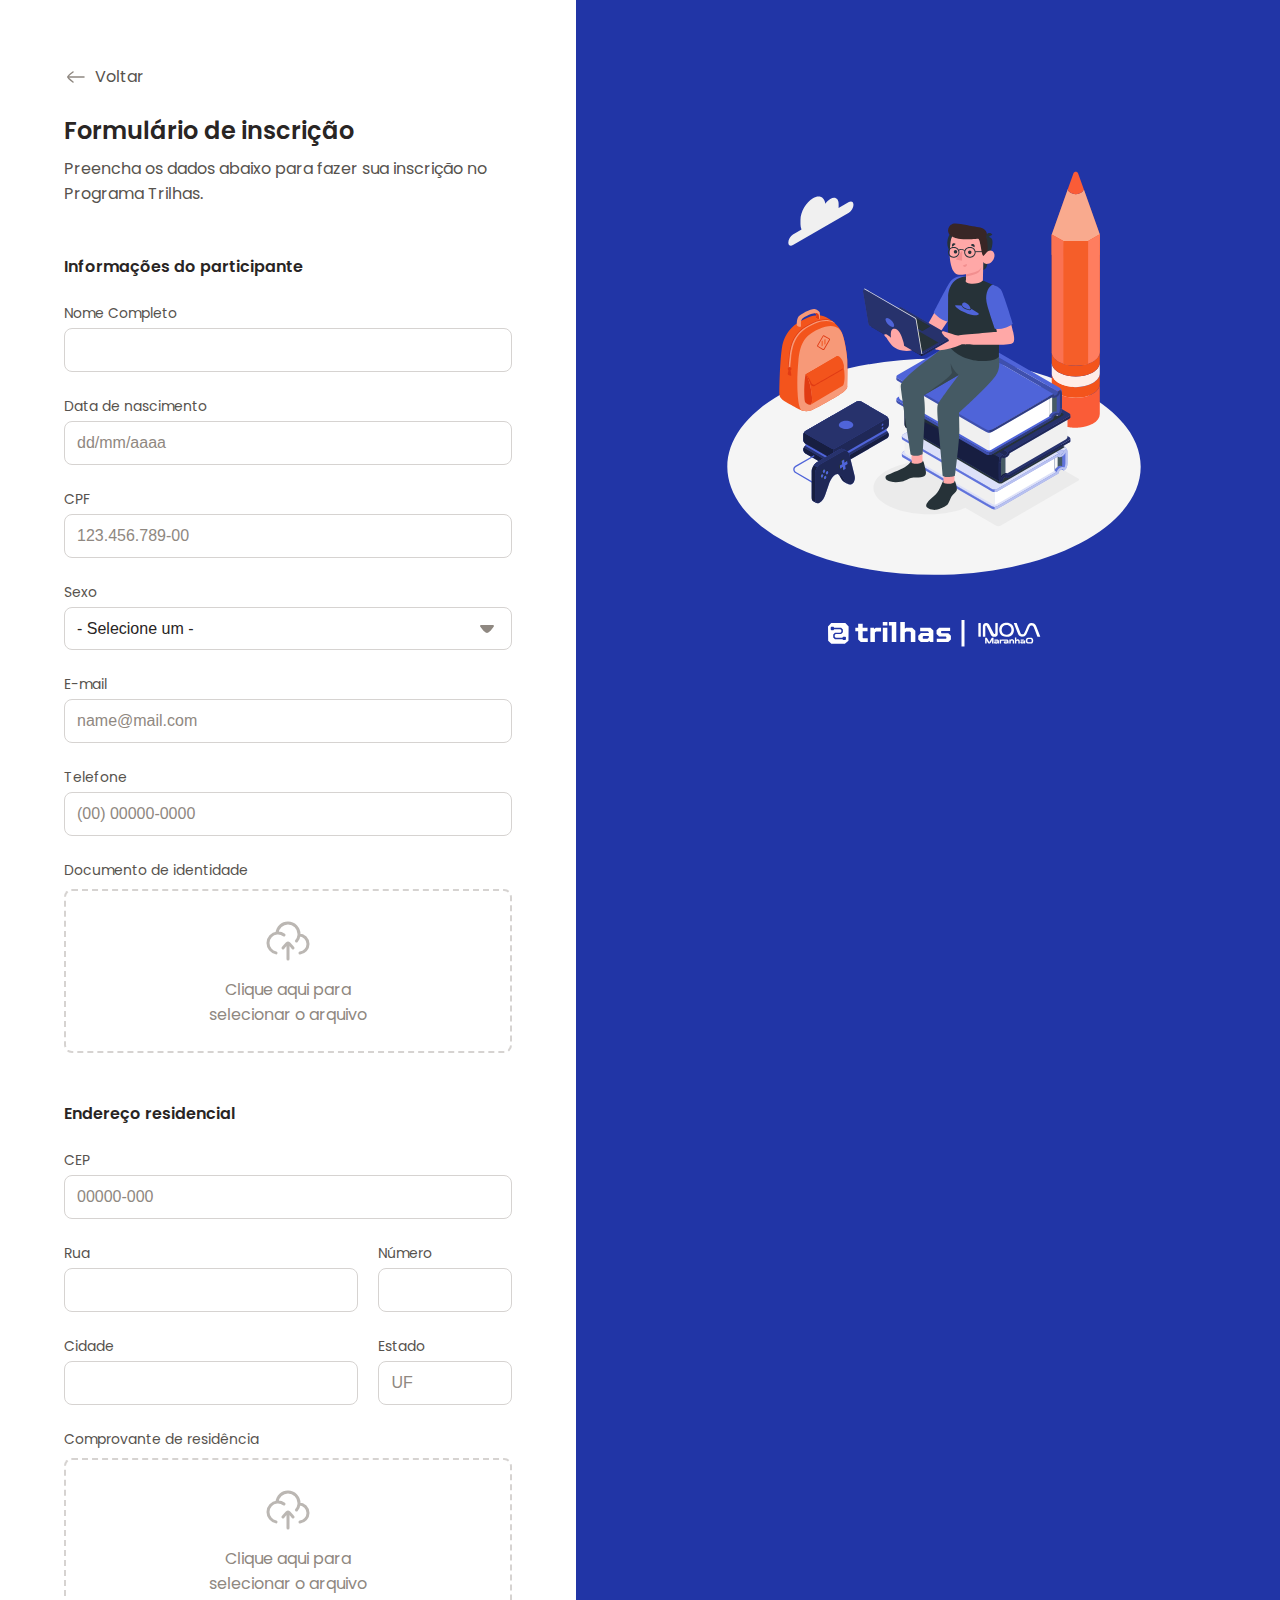
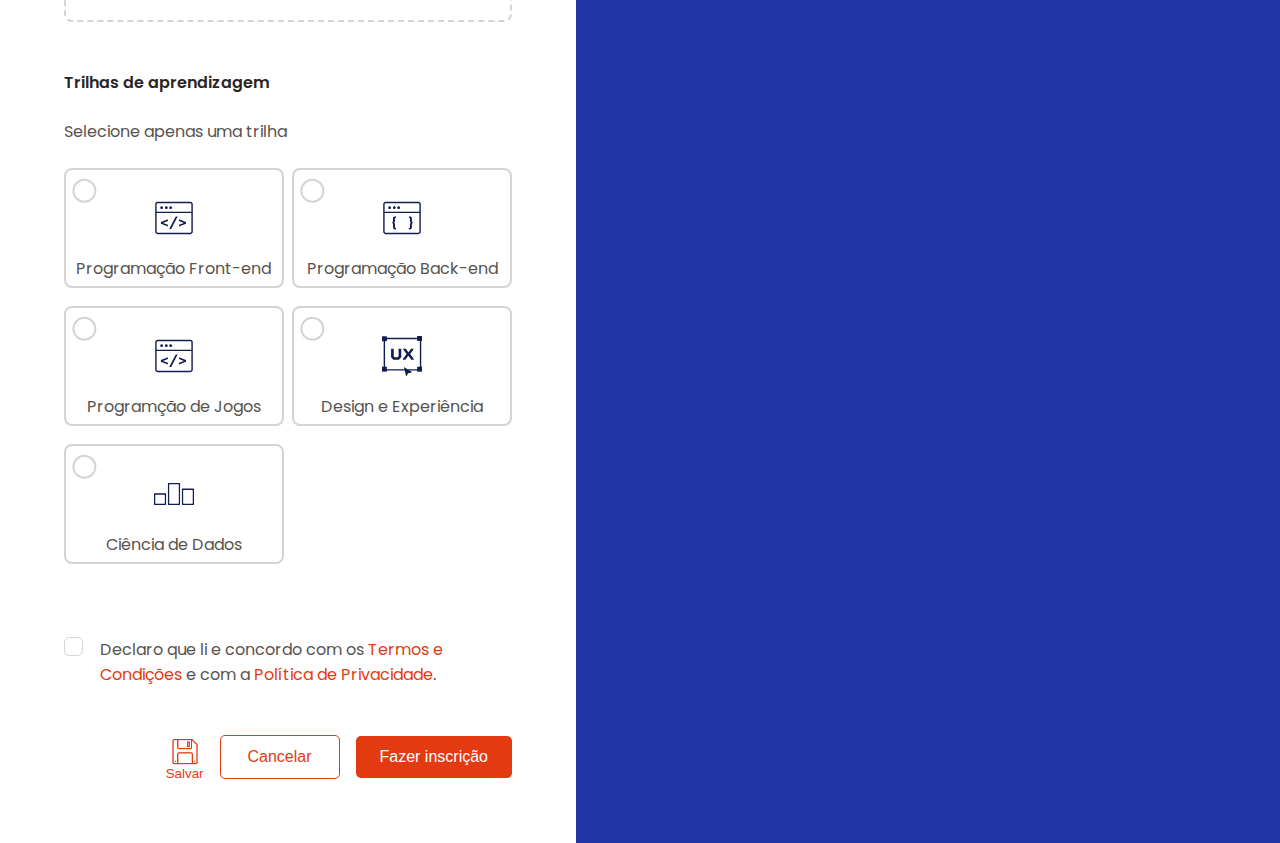
<file: index.html>
<!DOCTYPE html>
<html lang="pt-br">

<head>
  <meta charset="UTF-8">
  <meta http-equiv="X-UA-Compatible" content="IE=edge">
  <meta name="viewport" content="width=device-width, initial-scale=1.0">
  <title>Inscrição Trilhas</title> 
  <link rel="stylesheet" href="styles/main.css">
  <link rel="stylesheet" href="styles/style.css">
  <link rel="stylesheet" href="styles/responsive.css">

</head>

<body>

  <main>
    <div class="container-logo">
      <img id="ilustracao" src="assets/Ilustration.svg" alt="Ilustração menino no computador sentado em cima de uns livros">
      <img id="logos" src="assets/logo-trilhas-inova.svg" alt="Logo Trilhas Inova">
    </div>

    <div class="container">
      <div class="container-hearder">
        <a href="home.html">
          <span></span>
          Voltar
        </a>
        <div>
          <h1>Formulário de inscrição</h1>
          <p>Preencha os dados abaixo para fazer sua inscrição no Programa Trilhas.</p>
        </div>
      </div>
      <!-- Formulario -->
      <form action="" id="cadastro">

        <div class="form-infos">

          <h2>Informações do participante</h2>
          
          <div class="campos"> <!--Nome-->
            <label for="nome" ">Nome Completo</label>
            <input type=" text" name="nome" id="nome" class="validate">
              <p style="display: none;" class="mensagemErro" for="nome">Insira seu nome completo</p>

          </div>

          <div class="campos"> <!--Data de nascimento-->
            <label for="nascimento">Data de nascimento</label>
            <input type="text" name="nascimento" id="nascimento" class="validate" oninput="formatarData()" onblur="validarIdade(this.value)" placeholder="dd/mm/aaaa" maxlength="8">
            <p style="display: none;" class="mensagemErro" for="nascimento">Insira uma data de nascimento válida</p>
          </div>

          <div class="campos"> <!--CPF-->
            <label for="cpfNumber">CPF</label>
            <input type="text" name="cpfNumber" id="cpfNumber" class="validate" oninput="formatarCPF()" onblur="validarCPF(this.value)" placeholder="123.456.789-00" maxlength="11">
            <p style="display: none;" class="mensagemErro" for="cpfNumber">Campo obrigatório!</p>
          </div>

          <div class="campos"> <!--Sexo-->
            <label for="sexo">Sexo</label>
            <select name="sexo" id="sexo" class="validate">
              <option value="" selected disabled>- Selecione um -</option>
              <option value="1">Feminino</option>
              <option value="2">Masculino</option>
            </select>
            <p style="display: none;" class="mensagemErro" for="sexo">Selecione um das opções</p>
          </div>


          <div class="campos"> <!--Email-->
            <label for="email">E-mail</label>
            <input type="email" name="email" id="email" class="validate" placeholder="name@mail.com" onblur="validarEmail(this.value)"> 
              <p style=" display: none;" class="mensagemErro" for="email"">Campo obrigatório!</p>
          </div>

          <div class=" campos"> <!--Telefone-->
            <label for="phone">Telefone</label>
            <input type="tel" name="phone" id="phone" class="validate" oninput="formatarPhone()" placeholder="(00) 00000-0000" maxlength="11">
            <p style="display: none;" class="mensagemErro" for="phone">Insira um numero de telefone</p>

          </div>

          <div class="campos-documento"> <!--documento-->
            <label for="documentID">Documento de identidade
                <p style="display: none;" class="mensagemErro" for="documentID">Faça o envio de um documento</p>
              <div>
                <input type="file" name="documentID" class="validate" id="documentID" accept=".pdf, .doc, .docx">
                <img src="assets/upload-icon.svg" alt="">
                <span>Clique aqui para selecionar o arquivo</span>
              </div>
            </label>
          </div>

        </div>

        <div class="form-address">
          <h2>Endereço residencial</h2>

          <div class="campos"> <!--CEP-->

            <label for="cepNumber">CEP</label>
              <input type="text" name="cepNumber" id="cepNumber" class="validate" oninput="formatarCEP()" placeholder="00000-000" maxlength="9" onblur="pesquisacep(this.value)" >
              <p style="display: none;" class="mensagemErro" for="cepNumber"><span></span>Insira um CEP válido</p>

          </div>

          <div class="campos-group"> <!--Rua e Numero-->
            <div class="campos">
              <label for="rua">Rua</label><input type="text" name="rua" class="validate" id="rua">
                <p style="display: none;" class="mensagemErro" for="rua"><span></span>Campo obrigatório</p>
            </div>
            <div class="campos">
              <label for="numero">Número</label><input type="number" name="numero" class="validate" id="numero">
                <p style="display: none;" class="mensagemErro" for="numero"><span></span>Campo obrigatório</p>
            </div>
          </div>

          <div class="campos-group"> <!--Cidade e Estado-->
            <div class="campos">
              <label for="city">Cidade</label><input type="text" name="city" class="validate" id="city">
                <p style="display: none;" class="mensagemErro campo-disable" for="city"><span></span>Campo obrigatório</p>
            </div>
            <div class="campos">
              <label for="uf">Estado</label><input type="text" name="uf" class="validate" id="uf" maxlength="2" placeholder="UF">
                <p style="display: none;" class="mensagemErro" for="uf"><span></span>Campo obrigatório</p>

            </div>
          </div>

          <div class="campos-documento"> <!--documento-->
            <label for="documentResidence">Comprovante de residência
              <p style="display: none;" class="mensagemErro" for="documentResidence">Faça o envio de um documento</p>
              <div>
                <input type="file" name="documentResidence" class="validate" id="documentResidence"
                  accept=".pdf, .doc, .docx">
                <img src="assets/upload-icon.svg" alt="">
                <span>Clique aqui para selecionar o arquivo</span>
                
              </div>
            </label>
          </div>

        </div>
        <div class="form-trilhas">
          <h2>Trilhas de aprendizagem</h2>
          <p>Selecione apenas uma trilha</p>

          <div class="trilhas">
            <label class="label" id="trilhas"> <!--FrontEnd-->
              <input type="radio" name="area" value="frontEnd">
              <img src="assets/icon-front.svg" alt="Icone FrontEnd">
              <p>Programação Front-end</p>
            </label>
            <label id="trilhas"> <!--BackEnd-->
              <input type="radio" name="area" value="backEnd" >
              <img src="assets/icon-back.svg" alt="Icone BackEnd" >
              <p>Programação Back-end</p>
            </label>
            <label id="trilhas"> <!--jogos-->
              <input type="radio" name="area" value="jogos" >
              <img src="assets/icon-front.svg" alt="Icone Jogos">
              <p>Programção de Jogos</p>
            </label>
            <label id="trilhas"> <!--UX-->
              <input type="radio" name="area" value="ux" >
              <img src="assets/icon-ux.svg" alt="Icone UX">
              <p>Design e Experiência</p>
            </label>
            <label id="trilhas"> <!--Dados-->
              <input type="radio" name="area" value="dados">
              <img src="assets/icon-dados.svg" alt="Icone dados">
              <p>Ciência de Dados</p>
            </label>
          </div>


        </div>

        <label class="form-termos">
          <input type="checkbox" name="termos" id="termos" required>
          <p>Declaro que li e concordo com os <a href="">Termos e Condições</a> e com a <a href="">Política de
              Privacidade</a>.</p>
        </label>

        <div class="form-botoes">
          
          <button id="btn-salvar" type="button" onclick="salvarInformacoes()">
            Salvar
          </button>

          <input type="button" value="Cancelar" id="btn-cancelar" onclick="cancelar()"> <!-- função temporaria -->
          
          <input type="submit" value="Fazer inscrição" id="btn-enviar" >
        </div>


      </form>

    </div>

    <div id="modal" class="popup">
      <div class="popup-content">
        <h1>Incrição realizada com sucesso.</h1>
        <p>Criar crenciais de usuário</p>
        <form action="" class="newLogin-form">
          <div class="login-form-campos">
            <!-- ID -->
            <div>
              <input type="number" name="Id" id="new-userId" class="campos-login" placeholder="ID de Usuário" required>
            </div>
            
            <!-- Senha -->
            <div>
              <input type="password" name="senha" id="new-senha" class="campos-login" placeholder="Senha" required>
            </div>
          </div>
          
          <label style="display: none;" class="mensagemErro">ID de Usuário ou Senha incorretos.</label>
  
          <button id="btn-login" type="button" onclick=" salvarCredenciais()"> Criar</button>
        </form>
      </div>
  </div>

  <div id="overlay" class="overlay" onclick="nextMusic()"></div>

  </main>

    <script src="scripts/script.js"></script>

</body>

</html>
</file>
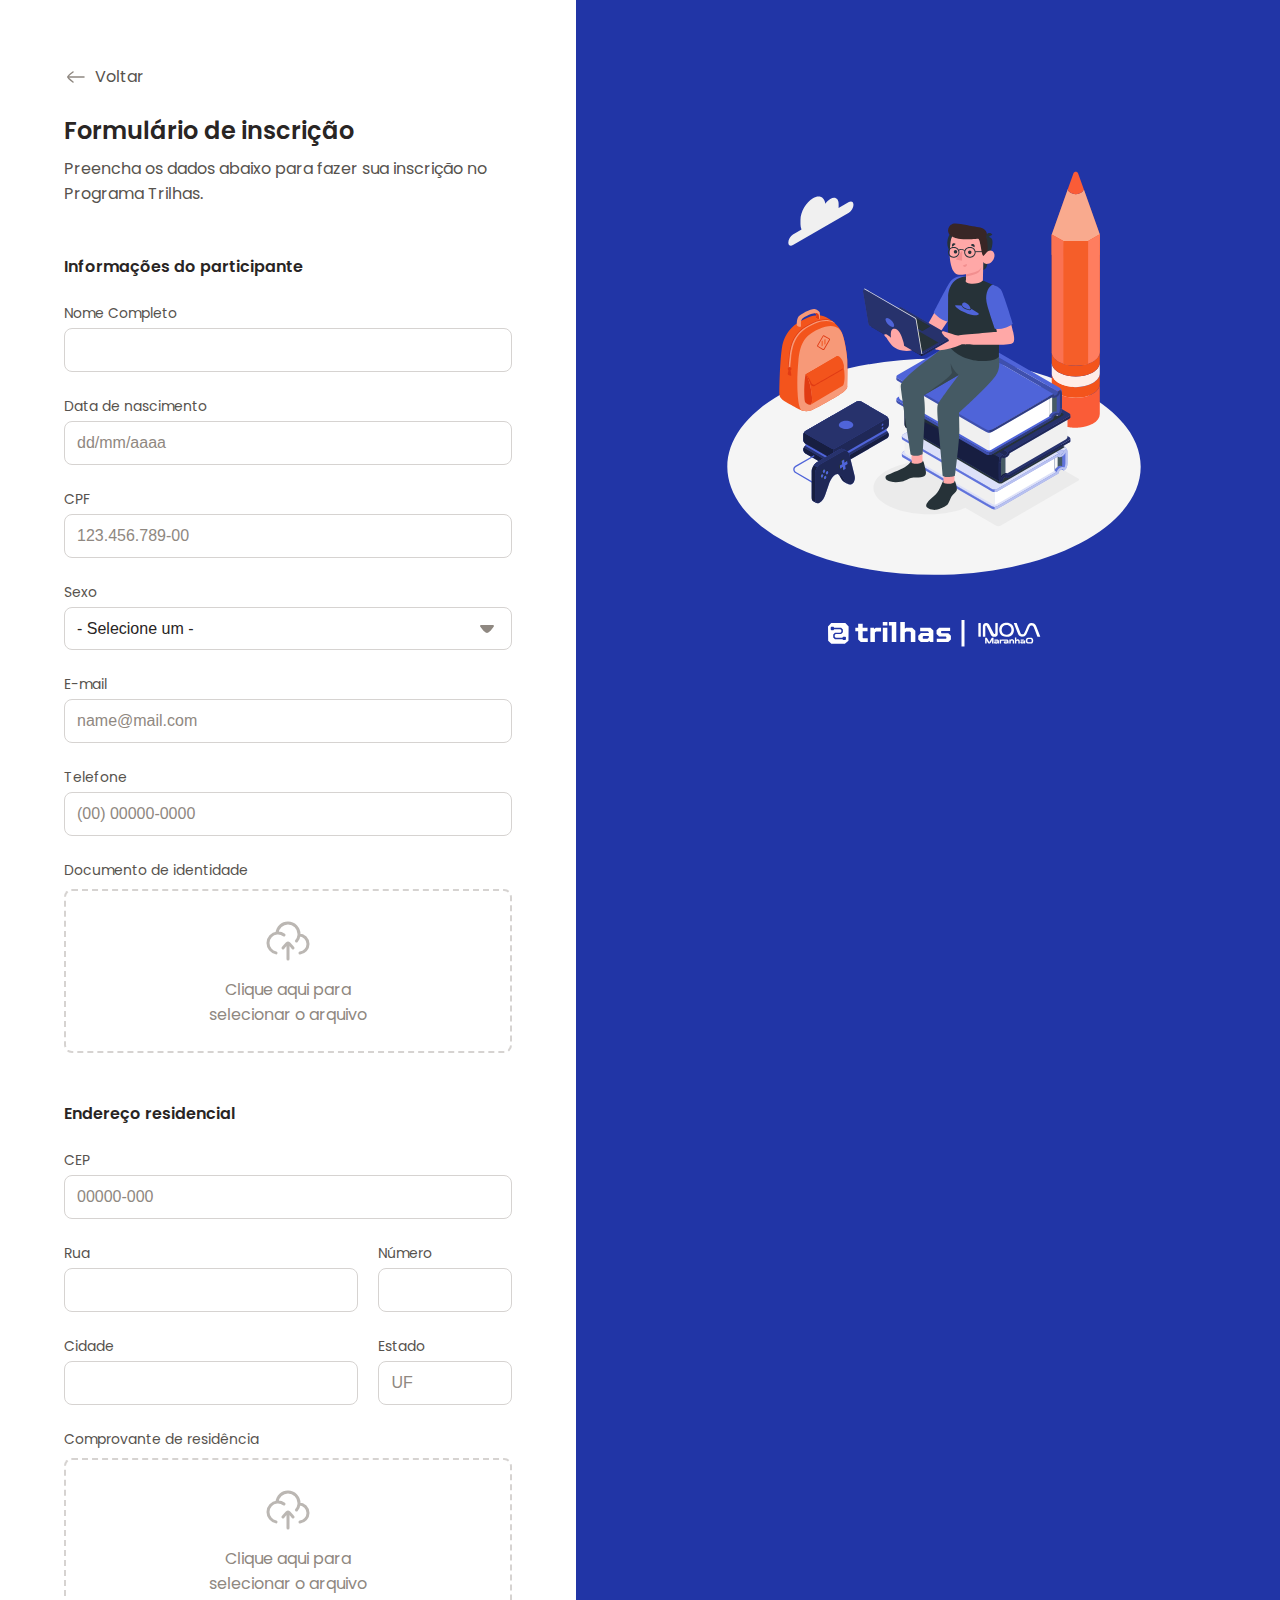
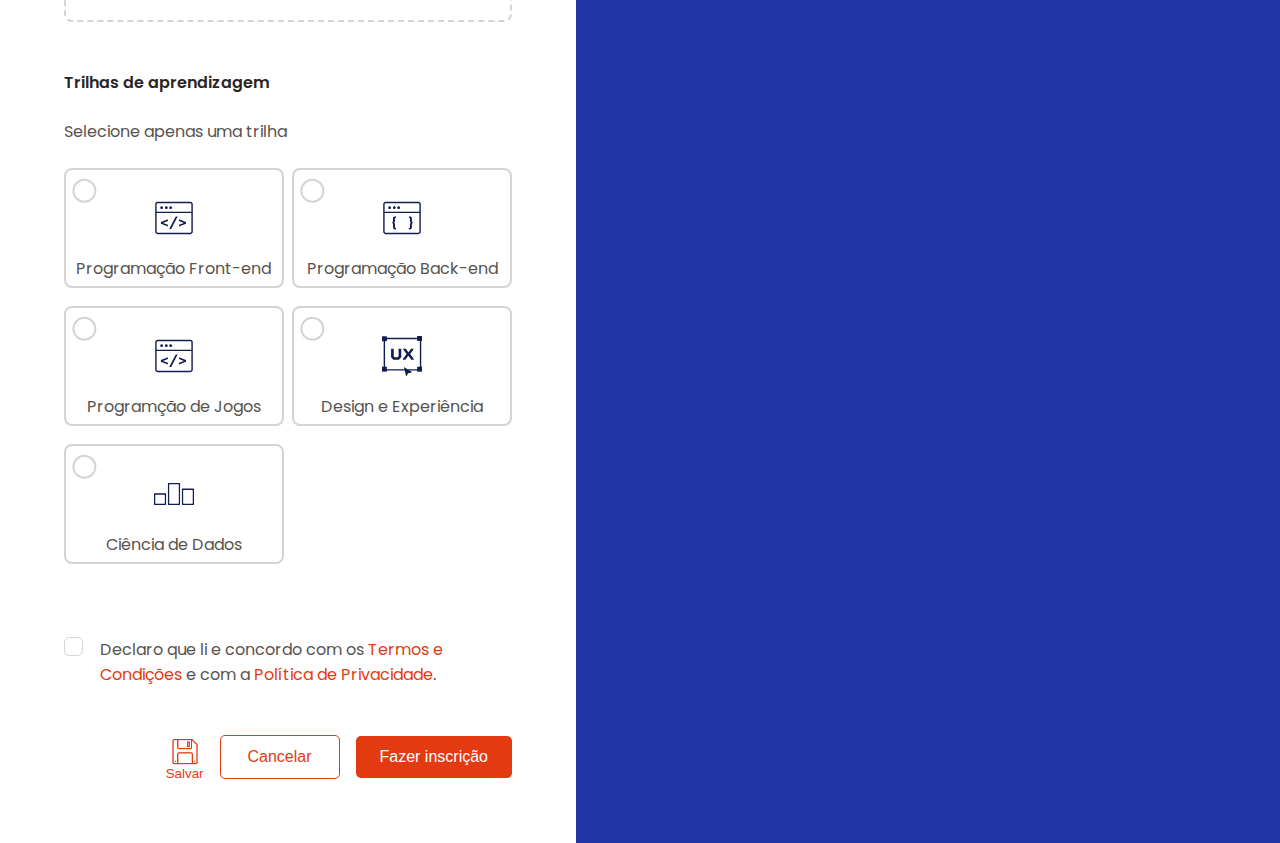
<file: form.html>
<!DOCTYPE html>
<html lang="pt-br">

<head>
  <meta charset="UTF-8">
  <meta http-equiv="X-UA-Compatible" content="IE=edge">
  <meta name="viewport" content="width=device-width, initial-scale=1.0">
  <title>Inscrição Trilhas</title> 
  <link rel="stylesheet" href="styles/main.css">
  <link rel="stylesheet" href="styles/style.css">
  <link rel="stylesheet" href="styles/responsive.css">

</head>

<body>

  <main>
    <div class="container-logo">
      <img id="ilustracao" src="assets/Ilustration.svg" alt="Ilustração menino no computador sentado em cima de uns livros">
      <img id="logos" src="assets/logo-trilhas-inova.svg" alt="Logo Trilhas Inova">
    </div>

    <div class="container">
      <div class="container-hearder">
        <a href="home.html">
          <span></span>
          Voltar
        </a>
        <div>
          <h1>Formulário de inscrição</h1>
          <p>Preencha os dados abaixo para fazer sua inscrição no Programa Trilhas.</p>
        </div>
      </div>
      <!-- Formulario -->
      <form action="" id="cadastro">

        <div class="form-infos">

          <h2>Informações do participante</h2>
          
          <div class="campos"> <!--Nome-->
            <label for="nome" ">Nome Completo</label>
            <input type=" text" name="nome" id="nome" class="validate">
              <p style="display: none;" class="mensagemErro" for="nome">Insira seu nome completo</p>

          </div>

          <div class="campos"> <!--Data de nascimento-->
            <label for="nascimento">Data de nascimento</label>
            <input type="text" name="nascimento" id="nascimento" class="validate" oninput="formatarData()" onblur="validarIdade(this.value)" placeholder="dd/mm/aaaa" maxlength="8">
            <p style="display: none;" class="mensagemErro" for="nascimento">Insira uma data de nascimento válida</p>
          </div>

          <div class="campos"> <!--CPF-->
            <label for="cpfNumber">CPF</label>
            <input type="text" name="cpfNumber" id="cpfNumber" class="validate" oninput="formatarCPF()" onblur="validarCPF(this.value)" placeholder="123.456.789-00" maxlength="11">
            <p style="display: none;" class="mensagemErro" for="cpfNumber">Campo obrigatório!</p>
          </div>

          <div class="campos"> <!--Sexo-->
            <label for="sexo">Sexo</label>
            <select name="sexo" id="sexo" class="validate">
              <option value="" selected disabled>- Selecione um -</option>
              <option value="1">Feminino</option>
              <option value="2">Masculino</option>
            </select>
            <p style="display: none;" class="mensagemErro" for="sexo">Selecione um das opções</p>
          </div>


          <div class="campos"> <!--Email-->
            <label for="email">E-mail</label>
            <input type="email" name="email" id="email" class="validate" placeholder="name@mail.com" onblur="validarEmail(this.value)"> 
              <p style=" display: none;" class="mensagemErro" for="email"">Campo obrigatório!</p>
          </div>

          <div class=" campos"> <!--Telefone-->
            <label for="phone">Telefone</label>
            <input type="tel" name="phone" id="phone" class="validate" oninput="formatarPhone()" placeholder="(00) 00000-0000" maxlength="11">
            <p style="display: none;" class="mensagemErro" for="phone">Insira um numero de telefone</p>

          </div>

          <div class="campos-documento"> <!--documento-->
            <label for="documentID">Documento de identidade
                <p style="display: none;" class="mensagemErro" for="documentID">Faça o envio de um documento</p>
              <div>
                <input type="file" name="documentID" class="validate" id="documentID" accept=".pdf, .doc, .docx">
                <img src="assets/upload-icon.svg" alt="">
                <span>Clique aqui para selecionar o arquivo</span>
              </div>
            </label>
          </div>

        </div>

        <div class="form-address">
          <h2>Endereço residencial</h2>

          <div class="campos"> <!--CEP-->

            <label for="cepNumber">CEP</label>
              <input type="text" name="cepNumber" id="cepNumber" class="validate" oninput="formatarCEP()" placeholder="00000-000" maxlength="9" onblur="pesquisacep(this.value)" >
              <p style="display: none;" class="mensagemErro" for="cepNumber"><span></span>Insira um CEP válido</p>

          </div>

          <div class="campos-group"> <!--Rua e Numero-->
            <div class="campos">
              <label for="rua">Rua</label><input type="text" name="rua" class="validate" id="rua">
                <p style="display: none;" class="mensagemErro" for="rua"><span></span>Campo obrigatório</p>
            </div>
            <div class="campos">
              <label for="numero">Número</label><input type="number" name="numero" class="validate" id="numero">
                <p style="display: none;" class="mensagemErro" for="numero"><span></span>Campo obrigatório</p>
            </div>
          </div>

          <div class="campos-group"> <!--Cidade e Estado-->
            <div class="campos">
              <label for="city">Cidade</label><input type="text" name="city" class="validate" id="city">
                <p style="display: none;" class="mensagemErro campo-disable" for="city"><span></span>Campo obrigatório</p>
            </div>
            <div class="campos">
              <label for="uf">Estado</label><input type="text" name="uf" class="validate" id="uf" maxlength="2" placeholder="UF">
                <p style="display: none;" class="mensagemErro" for="uf"><span></span>Campo obrigatório</p>

            </div>
          </div>

          <div class="campos-documento"> <!--documento-->
            <label for="documentResidence">Comprovante de residência
              <p style="display: none;" class="mensagemErro" for="documentResidence">Faça o envio de um documento</p>
              <div>
                <input type="file" name="documentResidence" class="validate" id="documentResidence"
                  accept=".pdf, .doc, .docx">
                <img src="assets/upload-icon.svg" alt="">
                <span>Clique aqui para selecionar o arquivo</span>
                
              </div>
            </label>
          </div>

        </div>
        <div class="form-trilhas">
          <h2>Trilhas de aprendizagem</h2>
          <p>Selecione apenas uma trilha</p>

          <div class="trilhas">
            <label class="label" id="trilhas"> <!--FrontEnd-->
              <input type="radio" name="area" value="frontEnd">
              <img src="assets/icon-front.svg" alt="Icone FrontEnd">
              <p>Programação Front-end</p>
            </label>
            <label id="trilhas"> <!--BackEnd-->
              <input type="radio" name="area" value="backEnd" >
              <img src="assets/icon-back.svg" alt="Icone BackEnd" >
              <p>Programação Back-end</p>
            </label>
            <label id="trilhas"> <!--jogos-->
              <input type="radio" name="area" value="jogos" >
              <img src="assets/icon-front.svg" alt="Icone Jogos">
              <p>Programção de Jogos</p>
            </label>
            <label id="trilhas"> <!--UX-->
              <input type="radio" name="area" value="ux" >
              <img src="assets/icon-ux.svg" alt="Icone UX">
              <p>Design e Experiência</p>
            </label>
            <label id="trilhas"> <!--Dados-->
              <input type="radio" name="area" value="dados">
              <img src="assets/icon-dados.svg" alt="Icone dados">
              <p>Ciência de Dados</p>
            </label>
          </div>


        </div>

        <label class="form-termos">
          <input type="checkbox" name="termos" id="termos" required>
          <p>Declaro que li e concordo com os <a href="">Termos e Condições</a> e com a <a href="">Política de
              Privacidade</a>.</p>
        </label>

        <div class="form-botoes">
          
          <button id="btn-salvar" type="button" onclick="salvarInformacoes()">
            Salvar
          </button>

          <input type="button" value="Cancelar" id="btn-cancelar" onclick="cancelar()"> <!-- função temporaria -->
          
          <input type="submit" value="Fazer inscrição" id="btn-enviar" >
        </div>


      </form>

    </div>

    <div id="modal" class="popup">
      <div class="popup-content">
        <h1>Incrição realizada com sucesso.</h1>
        <p>Criar crenciais de usuário</p>
        <form action="" class="newLogin-form">
          <div class="login-form-campos">
            <!-- ID -->
            <div>
              <input type="number" name="Id" id="new-userId" class="campos-login" placeholder="ID de Usuário" required>
            </div>
            
            <!-- Senha -->
            <div>
              <input type="password" name="senha" id="new-senha" class="campos-login" placeholder="Senha" required>
            </div>
          </div>
          
          <label style="display: none;" class="mensagemErro">ID de Usuário ou Senha incorretos.</label>
  
          <button id="btn-login" type="button" onclick=" salvarCredenciais()"> Criar</button>
        </form>
      </div>
  </div>

  <div id="overlay" class="overlay" onclick="nextMusic()"></div>

  </main>

    <script src="scripts/script.js">carregarDados();</script>

</body>

</html>
</file>
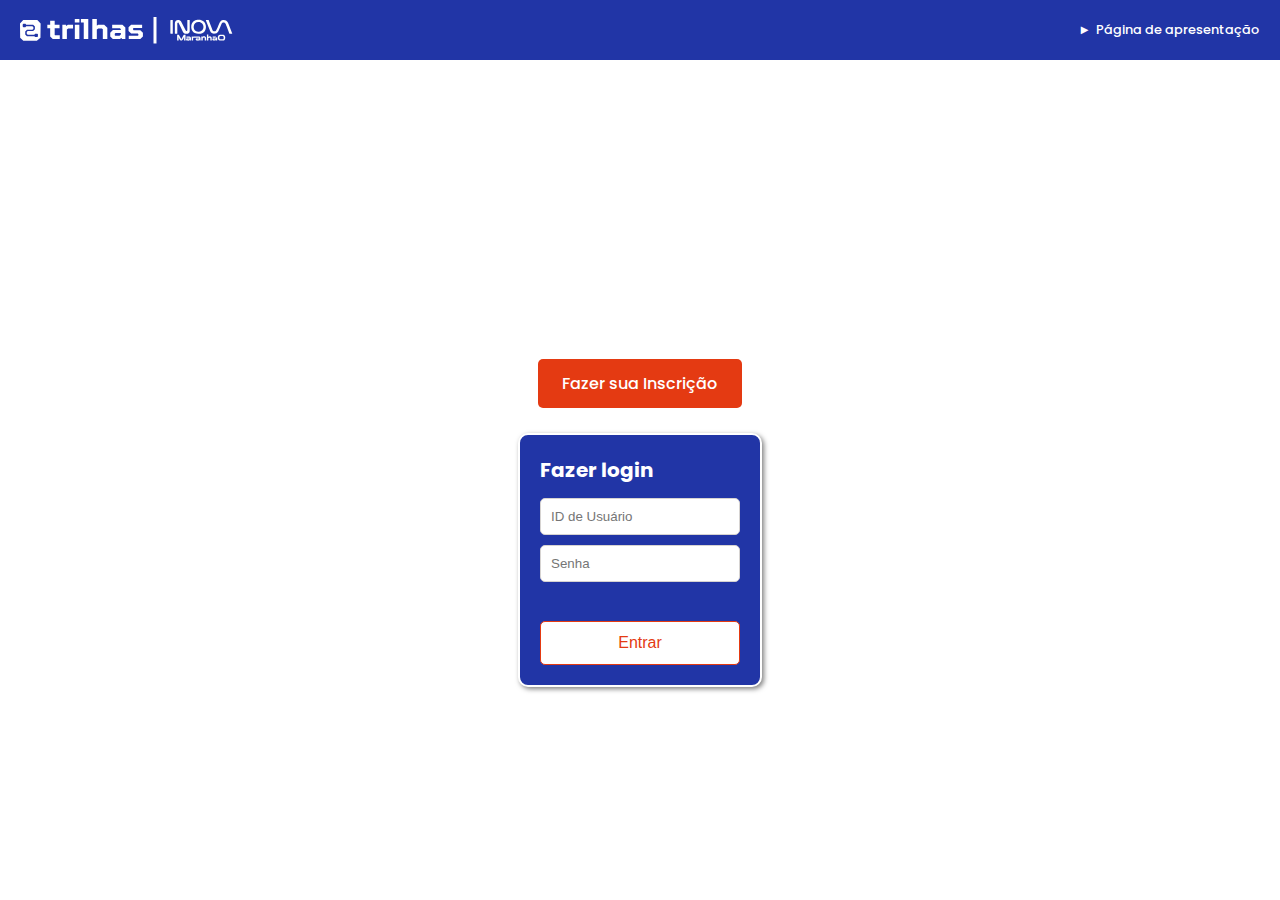
<file: home.html>
<!DOCTYPE html>
<html lang="pt-br">

<head>
  <meta charset="UTF-8">
  <meta http-equiv="X-UA-Compatible" content="IE=edge">
  <meta name="viewport" content="width=device-width, initial-scale=1.0">
  <title>Home - Trilhas Inova</title>
  <link rel="stylesheet" href="styles/main.css">
  <link rel="stylesheet" href="styles/home.css">
</head>

<body>
  <header>
    <img src="assets/logo-trilhas-inova.svg" alt="Logo Trilhas Inova">
    <a href="presentation-page.html" class="a-presentation">Página de apresentação</a>
  </header>

  <main>
    <a href="index.html" class="botao">Fazer sua Inscrição</a>

    <div class="login">
      <h1>Fazer login</h1>
      <div class="login-form">
        <div class="login-form-campos">
          <!-- ID -->
          <div>
            <input type="text" name="Id" id="userId" class="validate campos-login" placeholder="ID de Usuário" required>
          </div>
          
          <!-- Senha -->
          <div>
            <input type="password" name="senha" id="senha" class="validate campos-login" placeholder="Senha" required>
          </div>
        </div>
        
        <label style="display: none;" class="mensagemErro">ID de Usuário ou Senha incorretos.</label>

        <input type="button" value="Entrar" id="btn-login" onclick="login()">
      </div>
    </div>
  </main>

  <footer>
    <a href="presentation-page.html" class="a-presentation">Página de apresentação</a>
  </footer>

  <script src="scripts/script.js"></script>
</body>
</html>
</file>
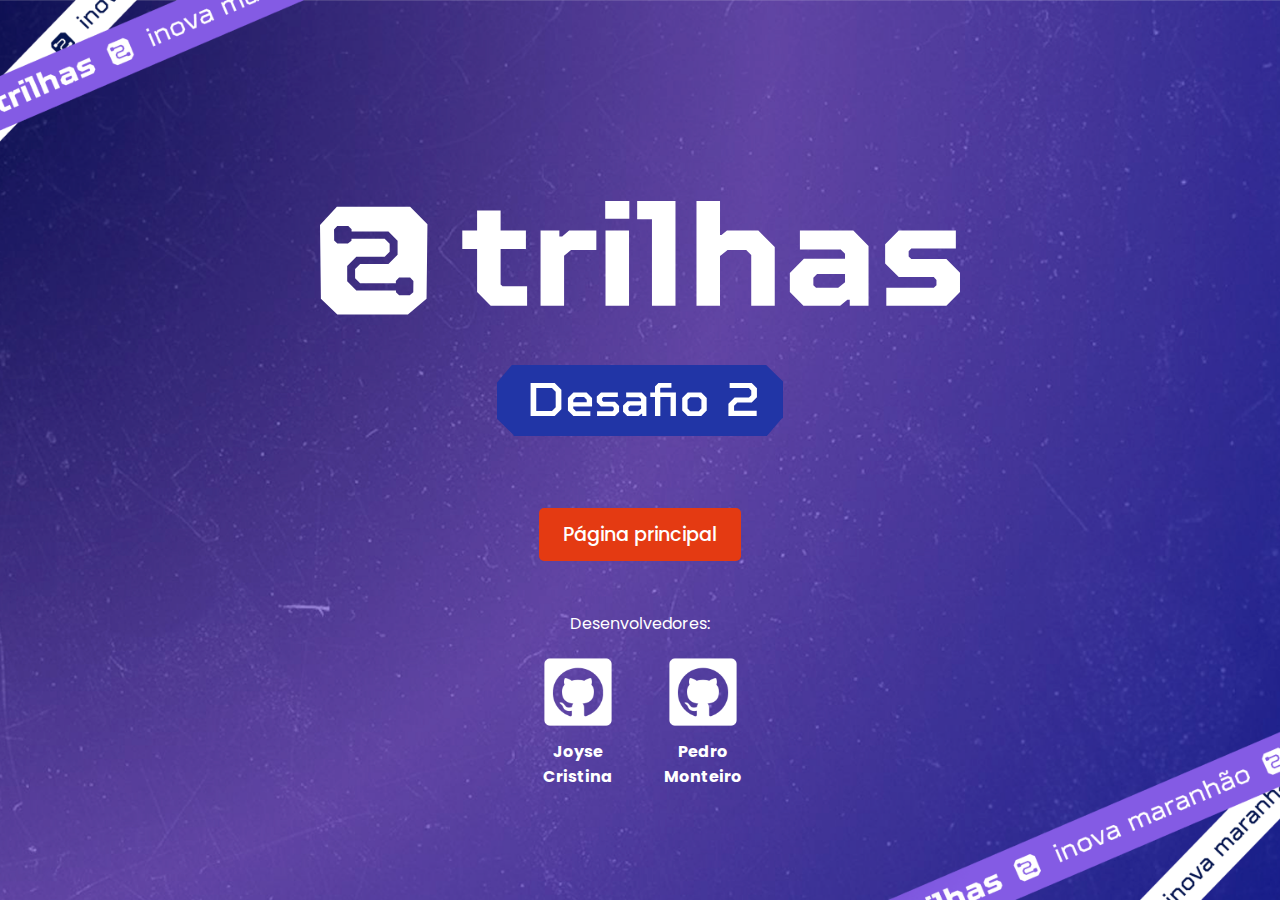
<file: presentation-page.html>
<!DOCTYPE html>
<html lang="pt-br">

<head>
  <meta charset="UTF-8">
  <meta http-equiv="X-UA-Compatible" content="IE=edge">
  <meta name="viewport" content="width=device-width, initial-scale=1.0">
  <title>Apresentação Desafio 2</title>
  <link rel="stylesheet" href="styles/main.css">
  <link rel="stylesheet" href="styles/presentation-page.css">
</head>

<body>
  
  <main>
    <div class="container">
      <img src="assets/img-presentation/logo-trilhas.svg" class="trilhasLogo" alt="Logo Trilhas">
      <img src="assets/img-presentation/desafio-2.svg" class="desafioLogo" alt="Desafio 2">
      
      <a href="home.html" class="botao">Página principal</a>

      <div class="redes">
        <p>Desenvolvedores:</p>
        <div class="links"> 
          <a href="https://github.com/joyse188" class="github">Joyse Cristina</a>
          <a href="https://github.com/addock58" class="github">Pedro Monteiro</a>
        </div>
      </div>
    </div>
  </main>

</body>
</html>
</file>
<file: styles/main.css>
@import url('https://fonts.googleapis.com/css2?family=Poppins:wght@300;400;500;600;700&display=swap');

:root{
  --primary-color: #f67841;
  --secondary-color: #f3541c;
  --highlight-color: #e43a12;
  --background-color: #2135a6;
  --text-primary-color: #292524;
  --text-secondary-color: #57534e;
  --text-tertiary-color: #8f8881;
  --text-highlight-color: #e43a12;
  --surface-primary-color: #ffffff;
  --surface-secondary-color: #fee7d6;
  --surface-disabled-color: #e7e5e4;
  --stroke-default-color: #d6d3d1;
  --stroke-highlight-color: #f3541c;
  --error-color: #dc2626;
}

* {
  margin: 0;
  padding: 0;
}

html {
  height: 100%;
  width: 100%;
}
</file>
<file: styles/style.css>
body {
  background-color: var(--background-color);
  font-family: 'Poppins', sans-serif;
  font-weight: 400;
}

/* Estilos do Main */
main {
  width: auto;
  display: flex;
  justify-content: flex-end;
  flex-direction: row-reverse;
  
}

/* Responsável pela Ilustração à direita */
.container-logo {
  display: flex;
  align-items: center;
  justify-content: center;
  flex-direction: column;
  position: fixed;
  width: 50%;
  top: 140px;
  left: 48%;

}

#ilustracao {
  width: 75%;
}

/* Container do formulario em si */
.container {
  background-color: white;
  display: flex;
  flex-direction: column;
  
  width: 35vw;
  padding: 64px;
  gap: 48px;
}

/* Parte do Cabeçalho */
.container-hearder {
  display: flex;
  flex-direction: column;
  gap: 24px;
}

/* Opção de voltar --- a e span(a seta) */
.container-hearder a {
  width: 80px;
  display: flex;
  align-items: center;
  font-size: 1rem;
  font-weight: 400;
  text-decoration: none;
  color: var(--text-secondary-color);
  gap: 8px;
}

.container-hearder a span {
  background-image: url("../assets/arrow-left-02.svg");
  width: 24px;
  height: 24px;
  display: flex;
}

/* Estilos do Cabeçalho */
.container-hearder div {
  display: flex;
  flex-direction: column;
  gap: 8px;
}

.container-hearder div h1 {
  font-size: 1.5rem;
  font-weight: 600;
  color: var(--text-primary-color);
}

.container-hearder div p {
  font-size: 1rem;
  font-weight: 400;
  color: var(--text-secondary-color);
}

/* Estilos do Formulário */
#cadastro {
  display: flex;
  flex-direction: column;
  gap: 48px;
}

#cadastro h2 {
  /* Titulo do formulario */
  font-size: 1rem;
  font-weight: 600;
  color: var(--text-primary-color);
}

/* Estilo dos campos de informações do participante */
.form-infos {
  display: flex;
  flex-direction: column;
  gap: 24px;
}

/* Estilo padrão para quando campo estiver vazio ao enviar */
.error {
  border: 1px solid var(--error-color) !important;
  outline: none;
}

/* Estilo mensagem de erro */
.mensagemErro {
  gap: 4px;
  color: var(--error-color) !important;
  font-size: 0.87rem;

}

.mensagemErro::before {
  content: url("../assets/alert-circle.svg");
  width: 20px;
  height: 20px;
}

/* Estilos dos campos do formulário do tipo text */
.campos {
  display: flex;
  flex-direction: column;
  gap: 4px;
}

.campos label {
  font-size: 0.87rem;
  font-weight: 400;
  color: var(--text-secondary-color);
}

.campos input {
  width: 100%;
  box-sizing: border-box;
  padding: 12px;
  border: 1px solid var(--stroke-default-color);
  border-radius: 8px;
  font-size: 1rem;
  font-weight: 400;
  color: var(--text-primary-color);
}

.campos input:focus {
  border: 1px solid var(--stroke-highlight-color);
  outline: 2px solid var(--surface-secondary-color);
}

.campos input::placeholder {
  color: var(--text-tertiary-color);
}

/* Estilos do campo Sexo que é um select */
.campos select {
  appearance: none;
  -moz-appearance: none;
  -webkit-appearance: none;
  background: url(../assets/arrow-down.svg) no-repeat right 12px center;
  padding: 12px;
  border: 1px solid var(--stroke-default-color);
  border-radius: 8px;
  font-size: 1rem;
  font-weight: 400;
  color: var(--text-secondary-color);
}

.campos select:focus {
  border: 1px solid var(--stroke-highlight-color);
  outline: 2px solid var(--surface-secondary-color);
}

.campos select:valid {
  color: var(--text-primary-color);
}

.campos input:hover,
.campos select:hover {
  outline: 2px solid var(--surface-secondary-color);
}

/* Estilos dos campos de envio de documento */
.campos-documento label {
  display: flex;
  flex-direction: column;
  gap: 8px;
  font-size: 0.87rem;
  font-weight: 400;
  color: var(--text-secondary-color);
}

.campos-documento div {
  display: flex;
  flex-direction: column;
  align-items: center;
  justify-content: center;
  gap: 12px;
  height: 160px;
  border: 2px dashed var(--stroke-default-color);
  border-radius: 8px;
  cursor: pointer;
}

.campos-documento div:hover {
  border-color: var(--primary-color);
}

.campos-documento div img {
  width: 48px;
  height: 48px;
  opacity: 0.6;
}

.campos-documento div span {
  width: 163px;
  height: 48px;
  font-size: 1rem;
  font-weight: 400;
  text-align: center;
  color: var(--text-tertiary-color);
}

.campos-documento div input {
  display: none;
}

/* Estilo dos campos de endereço residencial */
.form-address {
  display: flex;
  flex-direction: column;
  gap: 24px;
}

/* Estilos dos campos Rua - Numero e Cidade - Estado */
.campos-group {
  display: flex;
  flex-direction: row;
  justify-content: space-between;
  gap: 20px;
}

#rua, #city {
  display: flex;
  width: 23vw;
}

#numero, #uf {
  box-sizing: border-box;
  text-transform: uppercase;

}

.campo-disable {
  color: var(--text-tertiary-color) !important;
  cursor: no-drop;
}

/* Estilos dos campos de trilhas */
.form-trilhas {
  display: flex;
  flex-direction: column;
  gap: 24px;
}

.form-trilhas p {
  font-size: 1rem;
  font-weight: 400;
  color: var(--text-secondary-color);
}

.trilhas {
  display: flex;
  flex-direction: row;
  justify-content: space-between;
  flex-wrap: wrap;
  align-items: center;
  box-sizing: border-box;
  margin-bottom: 15px;
  gap: 8px;
}

#trilhas {
  display: flex;
  align-items: center;
  flex-direction: column;
  box-sizing: border-box;
  /* width: 16vw; */
  width: 256px;
  height: 120px;
  border: 2px solid var(--stroke-default-color);
  border-radius: 8px;
  cursor: pointer;
  margin-bottom: 10px;
  padding: 4px;
  transition: all 0.3s ease;
}

#trilhas:hover {
  border-color: #fba079;
  background-color: #f9eee6;
}

#trilhas p {
  margin-top: 2vh;
  font-size: 1rem;
  text-align: center;
}

#trilhas img {
  gap: 10px;
  width: 40px;
  height: 40px;
}

#trilhas input[type="radio"] {
  display: flex;
  justify-content: center;
  align-items: center;
  box-sizing: border-box;
  appearance: none;
  background-color: white;
  border: 2px solid var(--stroke-default-color);
  border-radius: 50%;
  width: 24px;
  height: 24px;
  padding: 1px;
  transform: translate(-110px, 0);
}

#trilhas input[type="radio"]:checked {
  border: none;
  background-color: var(--stroke-highlight-color);
  -webkit-animation: puls 0.7s forwards;
  -moz-animation: pulse 0.7s forwards;
  animation: pulse 0.7s forwards;
}

#trilhas input[type="radio"]:before {
  content: "✔";
  color: white;
  border-radius: 50%;
  transition: all 0.1s cubic-bezier(0.165, 0.84, 0.44, 1);
  transform: scale(0);
}

#trilhas input[type="radio"]:checked::before {
  height: 19px;
  transform: scale(1.1);
}

/* Concertar bugs de virualização */
@media (min-width: 1160px) and (max-width: 1485px) {
  #trilhas{
    width: 49%;
  }

  #trilhas input[type="radio"] {
    transform: translate(-7vw, 20%);
  }

}

/* Estilo Termos e Condições */
.form-termos {
  display: flex;
  align-items: flex-start;
  font-size: 1rem;
  font-weight: 400;
  color: var(--text-secondary-color);
}

.form-termos p {
  margin-left: 36px;
}

.form-termos a {
  text-decoration: none;
  color: var(--text-highlight-color);
}

.form-termos a:hover {
  text-decoration: underline;
}

.form-termos input {
  appearance: none;
  position: absolute;
  border: 1.5px solid var(--stroke-default-color);
  border-radius: 5.5px;
  width: 19px;
  height: 19px;
  cursor: pointer;
}

.form-termos input:checked {
  color: white;
  font-size: 1rem;
  background-color: var(--stroke-highlight-color);
  border: none;
  animation: pulse 0.7s forwards;
}

.form-termos input:checked::before {
  content: "✔";
  display: flex;
  height: 17px;
  align-items: center;
  justify-content: center;
  transform: scale(0.9);

}

/* Estilo dos botões */
.form-botoes {
  display: flex;
  justify-content: flex-end;
  align-items: center;
  gap: 16px;
}

/* Estilizando o botão "Fazer inscrição" */
#btn-enviar {
  background-color: var(--text-highlight-color); 
  color: white;
  min-width: 120px;
  font-weight: 500;
  font-size: 1rem;
  padding: 12px 24px;
  border: none;
  border-radius: 5px;
  cursor: pointer;
  transition: background 0.3s ease;
}

#btn-enviar:hover {
  background-color: #C14420; /* Tom mais escuro ao passar o mouse */
}

/* Estilizando o botão "Cancelar" */
#btn-cancelar {
  background-color: white;
  color: var(--text-highlight-color);
  min-width: 120px;
  font-weight: 500;
  font-size: 1rem;
  padding: 12px 24px;
  border: 1px solid var(--text-highlight-color);
  border-radius: 5px;
  cursor: pointer;
  transition: background 0.3s ease;
}

#btn-cancelar:hover {
  background-color: var(--surface-secondary-color)
}

#btn-salvar {
  background-color: white;
  display: flex;
  justify-content: center;
  align-items: center;
  flex-direction: column;
  cursor: pointer;
  border: none;
  gap: 2px;
  transform: translateY(3px);
  color: var(--text-highlight-color);
}

#btn-salvar::before {
  content: url("../assets/saveIcon.png");
  width: 24px;
  height: 24px;
  display: flex;
  justify-content: center;
  align-items: center;
  transform: scale(0.3);
}

/* Estilos do modal de criação de credenciais (id e senha) */
.popup {
  display: none;
  position: fixed;
  top: 50%;
  left: 50%;
  transform: translate(-50%, -50%);
  width: 250px;
  height: 250px;
  gap: 10px;
  padding: 20px;
  border-radius: 10px;
  border: 2px solid var(--surface-primary-color);
  background-color: var(--background-color);
  box-shadow: 2px 2px 5px rgba(0, 0, 0, 0.5);
  z-index: 1001;
}

.popup-content {
  height: 100%;
  width: 100%;
  display: flex;
  justify-content: space-between;
  flex-direction: column;
  position: relative;
}

.popup-content h1 {
  font-family: 'Poppins', sans-serif;
  font-size: 20px;
  color: #fff;
}

.popup-content p {
  font-family: 'Poppins', sans-serif;
  font-size: 15px;
  color: #fff;
}

.newLogin-form {
  height: 100%;
  display: flex;
  justify-content: space-between;
  flex-direction: column;
  margin-top: 0.2rem;
}

.login-form-campos {
  display: flex;
  flex-direction: column;
  gap: 10px;
}

.campos-login {
  width: 100%;
  box-sizing: border-box;
  padding: 10px;
  border-radius: 5px;
  border: 1px solid var(--stroke-default-color);
  background-color: var(--surface-primary-color);
  color: var(--text-primary-color);
}

.campos-login:focus {
  outline: none;
  border: 1px solid var(--primary-color);
  box-shadow: 0 0 5px var(--primary-color);
}

#btn-login {
  background-color: white;
  color: var(--text-highlight-color);
  /* min-width: 120px; */
  width: 100%;
  font-weight: 500;
  font-size: 1rem;
  padding: 12px 24px;
  border: 1px solid var(--text-highlight-color);
  border-radius: 5px;
  cursor: pointer;
}

#btn-login:hover {
  background-color: var(--surface-secondary-color);
}

.overlay {
  display: none;
  position: fixed;
  top: 0;
  left: 0;
  width: 100%;
  height: 100%;
  backdrop-filter: blur(4px);
  z-index: 1000;
}

@keyframes pulse {
  0% {
    box-shadow: 0 0 0 0 rgba(243, 84, 28, 0.4);
  }

  70% {
    box-shadow: 0 0 0 8px rgba(243, 84, 28, 0);
  }

  100% {
    box-shadow: 0 0 0 0 rgba(243, 84, 28, 0);
  }
}
</file>
<file: styles/responsive.css>
/* Teblet */
@media (max-width: 800px){
    html, body {
        max-width: 100%;
        overflow-x: hidden;
    }    

    main {
        justify-content: center;
    }
    .container-logo {
        display: none;
    }

    .container {
        width: 70%;
    
    }

    #rua, #city {
        width: 50vw;
    }

    #trilhas{
        width: 48%;
    }
    
    #trilhas p {
        margin-top: 0;
    }

    #trilhas input[type="radio"] {
        transform: translate(-13.5vw, 14%);
    }

}

/* Mobile */
@media (max-width: 500px){
    .container {
        width: 100vh;
    }

    .container-hearder div h1 {
        font-size: 1.38rem;
    }

    .container-hearder div p {
        font-size: 0.95rem;
    }

    .campos-documento div {
        height: 140px;
    }

    .campos-group {
        display: flex;
        flex-direction: column;
    }

    #rua, #city {
        width: auto;
    }

    .trilhas{
        display: flex;
        justify-content: center;
    }

    #trilhas {
        width: 90%;
    }

    #trilhas p {
        margin-top: 2vh;
    }

    #trilhas input[type="radio"] {
        transform: translate(-559%, 14%);
    }

}
</file>
<file: styles/home.css>
body {
  width: 100%;
  height: 100%;
  display: flex;
  flex-direction: column;
  justify-content: space-between;
}

header {
  height: 60px;
  background: var(--background-color);
  display: flex;
  align-items: center;
  justify-content: space-between;
  padding: 0 20px;
}

.a-presentation {
  display: flex;
  align-items: center;
  text-decoration: none;
  color: var(--surface-primary-color);
  font-family: "Poppins", sans-serif;
  font-weight: 500;
  font-size: 0.8rem;
}

.a-presentation:hover {
  color: var(--text-highlight-color);
  text-decoration: underline;
}

.a-presentation::before {
  content: "►";
  margin-right: 5px;
}

main {
  height: 75%;
  display: flex;
  align-items: center;
  justify-content: center;
  flex-direction: column;
  gap: 25px;
  min-width: 100%;
  position: relative;
  top: -40px;
}

.botao {
  text-decoration: none;
  text-align: center;
  font-family: "Poppins", sans-serif;
  font-weight: 500;
  font-size: 1rem;
  background-color: var(--highlight-color); 
  color: white;
  min-width: 120px;
  padding: 12px 24px;
  border: none;
  border-radius: 5px;
  cursor: pointer;
}

.botao:hover {
  background-color: #C14420;
}

.login {
  width: 200px;
  height: 210px;
  display: flex;
  flex-direction: column;
  gap: 10px;
  padding: 20px;
  border-radius: 10px;
  border: 2px solid var(--surface-primary-color);
  background-color: var(--background-color);
  box-shadow: 2px 2px 5px rgba(0, 0, 0, 0.5);
}

.login h1 {
  font-family: 'Poppins', sans-serif;
  font-size: 20px;
  color: #fff;
}

.login-form {
  height: 100%;
  display: flex;
  justify-content: space-between;
  flex-direction: column;
  margin-top: 0.2rem;
}

.login-form-campos {
  display: flex;
  flex-direction: column;
  gap: 10px;
}

.campos-login {
  width: 100%;
  box-sizing: border-box;
  padding: 10px;
  border-radius: 5px;
  border: 1px solid var(--stroke-default-color);
  background-color: var(--surface-primary-color);
  color: var(--text-primary-color);
}

.campos-login:focus {
  outline: none;
  border: 1px solid var(--primary-color);
  box-shadow: 0 0 5px var(--primary-color);
}

/* Estilo mensagem de erro */
.mensagemErro {
  display: flex;
  align-items: center;
  color: white !important;
  font-size: 0.75rem;
  font-family: 'Poppins', sans-serif;

}

#btn-login {
  background-color: white;
  color: var(--text-highlight-color);
  min-width: 120px;
  font-weight: 500;
  font-size: 1rem;
  padding: 12px 24px;
  border: 1px solid var(--text-highlight-color);
  border-radius: 5px;
  cursor: pointer;
}

#btn-login:hover {
  background-color: var(--surface-secondary-color);
}

footer {
  background-color: var(--background-color);
  height: 40px;
  display: none;
  align-items: center;
  justify-content: center;
  position: absolute;
  bottom: 0;
  width: 100%;
}

@media (max-width: 500px){
  header {
    justify-content: center;
  }

  header .a-presentation {
    display: none !important;
  }

  .a-presentation::before {
    content: "";
  }

  footer {
    display: flex;
  }

  footer .a-presentation {
    font-size: 0.9rem;
  }
}
</file>
<file: styles/presentation-page.css>
/* Estilos do Corpo */
body {

    height: 100vh;
    width: 100vw;
    font-family: "Poppins", sans-serif;
    font-weight: 400;
}

/* Estilos do Main */
main {
    display: flex;
    align-items: center;
    justify-content: center;
    height: 100%;
    width: 100%;
    background: url("../assets/img-presentation/background.png") no-repeat center fixed;
    background-size: cover;
}

/* Estilos do Contêiner */
.container {
    box-sizing: border-box;
    display: flex;
    align-items: center;
    justify-content: center;
    flex-direction: column;
    gap: 50px;
    padding-top: 10vh;
}

.trilhasLogo {
    width: 40%;
    min-width: 50vw;
}

.desafioLogo {
    width: 40%;
}

/* Estilos do Botão */
.botao {
    margin-top: 3%;
    text-decoration: none;
    text-align: center;
    font-family: "Poppins", sans-serif;
    font-weight: 500;
    font-size: 1.2rem;
    background-color: var(--highlight-color); /* Laranja avermelhado */
    color: white;
    min-width: 120px;
    padding: 12px 24px;
    border: none;
    border-radius: 5px;
    cursor: pointer;
}

.botao:hover {
    outline: 1px solid var(--surface-primary-color);
    
}

.container p {
    color: var(--surface-primary-color);
    font-size: 1rem;
    text-align: center;
}

/* Estilos da Seção de Redes */
.redes {
    display: flex;
    align-items: center;
    justify-content: center;
    flex-direction: column;
}

/* Estilos dos Links */
.links {
    display: flex;
    align-items: center;
    gap: 25px;
}

/* Estilos do GitHub */
.github {
    display: flex;
    align-items: center;
    flex-direction: column;
    color: var(--surface-primary-color);
    font-size: 1rem;
    text-decoration: none;
    text-align: center;
    font-weight: bold;
    width: 100px;
}

.github::before {
    content: url(../assets/img-presentation/github-logo.png);
    transform: scale(0.7) translateY(10px);
}

.github:hover {
    color: var(--surface-secondary-color);
}

.github:hover::before {
    content: url(../assets/img-presentation/github-logo-hover.png);
}
</file>
